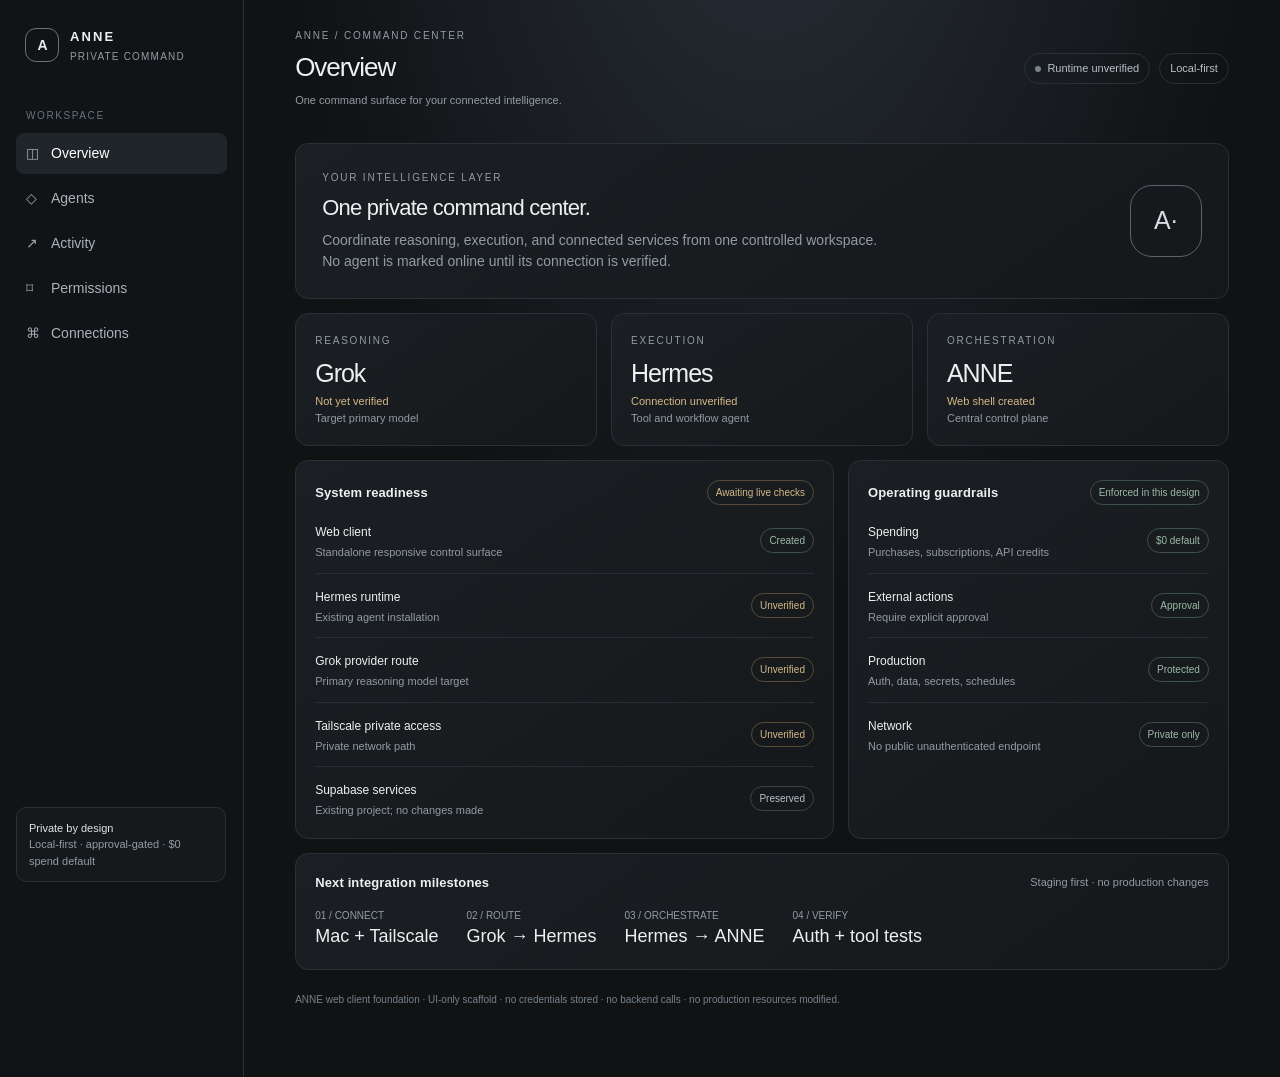
<file: anne-console/index.html>
<!doctype html>
<html lang="en">
<head>
<meta charset="utf-8">
<meta name="viewport" content="width=device-width,initial-scale=1">
<meta name="theme-color" content="#111315">
<title>ANNE — Command Center</title>
<style>
:root{color-scheme:dark;--bg:#101214;--panel:#171a1d;--panel2:#1d2125;--line:#2a3035;--text:#edf0f2;--muted:#929ba3;--silver:#c5cbd0;--accent:#aeb8c1;--good:#9bb9a6;--warn:#d5b987;--bad:#c58f8f}
*{box-sizing:border-box}body{margin:0;background:radial-gradient(ellipse at 60% -20%,#293039 0,transparent 45%),var(--bg);color:var(--text);font:14px/1.5 -apple-system,BlinkMacSystemFont,"Segoe UI",sans-serif;min-height:100vh}
button{font:inherit;color:inherit}.shell{display:grid;grid-template-columns:244px minmax(0,1fr);min-height:100vh}.side{border-right:1px solid var(--line);padding:26px 16px;background:#111416}.brand{display:flex;gap:11px;align-items:center;padding:0 9px 28px}.mark{width:34px;height:34px;border:1px solid #69737c;border-radius:11px;display:grid;place-items:center;color:#e6ebef;font-weight:600;letter-spacing:-1px}.brand strong{letter-spacing:.16em;font-size:13px}.brand small{display:block;color:var(--muted);font-size:10px;letter-spacing:.12em;margin-top:2px}.nav-label{font-size:10px;color:#68727b;letter-spacing:.16em;padding:16px 10px 8px}.nav button{width:100%;text-align:left;border:0;background:transparent;color:#aab2b9;padding:10px;border-radius:8px;cursor:pointer;margin:2px 0}.nav button.active,.nav button:hover{background:#20252a;color:white}.nav .ico{display:inline-block;width:25px;color:#9ca6ae}.side-foot{position:absolute;bottom:18px;width:210px;color:var(--muted);font-size:11px}.privacy{border:1px solid var(--line);border-radius:10px;padding:12px;background:#15191c}.privacy b{color:#dfe5e9;font-weight:500}.main{min-width:0;padding:28px clamp(18px,4vw,54px) 60px;max-width:1500px;width:100%;margin:auto}.top{display:flex;justify-content:space-between;align-items:center;gap:16px;margin-bottom:34px}.eyebrow{font-size:10px;letter-spacing:.18em;color:var(--muted);text-transform:uppercase}.top h1{font-size:26px;font-weight:500;letter-spacing:-.04em;margin:5px 0}.top-right{display:flex;gap:9px;align-items:center}.chip{border:1px solid var(--line);border-radius:99px;padding:6px 10px;color:#b9c1c7;font-size:11px}.dot{display:inline-block;width:6px;height:6px;border-radius:50%;background:#77828a;margin-right:6px}.grid{display:grid;grid-template-columns:repeat(12,minmax(0,1fr));gap:14px}.card{background:linear-gradient(145deg,#1b1f23,#15181b);border:1px solid var(--line);border-radius:13px;padding:19px;min-width:0}.span-12{grid-column:span 12}.span-8{grid-column:span 8}.span-7{grid-column:span 7}.span-6{grid-column:span 6}.span-5{grid-column:span 5}.span-4{grid-column:span 4}.card-head{display:flex;justify-content:space-between;align-items:center;gap:12px;margin-bottom:16px}.card h2{font-size:13px;font-weight:550;margin:0;letter-spacing:.01em}.sub{color:var(--muted);font-size:11px}.hero{padding:26px;display:flex;justify-content:space-between;gap:24px;align-items:center}.hero h2{font-size:22px;font-weight:450;letter-spacing:-.035em;margin:6px 0}.hero p{margin:0;color:var(--muted);max-width:570px}.hero-mark{width:72px;height:72px;border:1px solid #59636b;border-radius:22px;display:grid;place-items:center;font-size:25px;color:#d6dce1;flex:none}.stat{font-size:25px;letter-spacing:-.04em;margin:7px 0 1px}.status{font-size:11px;color:var(--warn)}.list{display:grid;gap:0}.item{display:flex;justify-content:space-between;align-items:center;gap:12px;padding:12px 0;border-top:1px solid #282e33}.item:first-child{border-top:0;padding-top:0}.item:last-child{padding-bottom:0}.item b{font-weight:500;font-size:12px}.item small{display:block;color:var(--muted);font-size:11px;margin-top:2px}.pill{font-size:10px;border:1px solid #394149;color:#b8c2ca;padding:4px 8px;border-radius:99px;white-space:nowrap}.pill.warn{color:var(--warn);border-color:#574a37}.pill.good{color:var(--good);border-color:#3d5147}.action{background:#d8dee3;color:#15191d;border:0;border-radius:8px;padding:9px 13px;font-weight:600;font-size:11px;cursor:pointer}.action.secondary{background:#252b30;color:#d6dde2;border:1px solid #3a4249}.action:disabled{opacity:.45;cursor:not-allowed}.notice{background:#211f1a;border:1px solid #4b4130;border-radius:9px;padding:12px;color:#cbbb9f;font-size:11px}.tabs{display:flex;gap:7px;flex-wrap:wrap;margin:0 0 18px}.tabs button{background:transparent;border:1px solid var(--line);border-radius:8px;padding:8px 12px;color:var(--muted);cursor:pointer;font-size:11px}.tabs button.active{background:#252b30;color:#edf0f2;border-color:#4a535b}.view{display:none}.view.active{display:block}.metric-row{display:flex;gap:28px;flex-wrap:wrap}.metric small{display:block;color:var(--muted);font-size:10px}.metric strong{font-size:18px;font-weight:500}.footnote{color:#77818a;font-size:10px;margin-top:22px}.empty{padding:24px 0;color:var(--muted);font-size:12px}
@media(max-width:850px){.shell{grid-template-columns:1fr}.side{position:sticky;top:0;z-index:3;border-right:0;border-bottom:1px solid var(--line);padding:10px 14px;display:flex;align-items:center;justify-content:space-between}.brand{padding:0}.nav{display:flex;gap:3px;overflow:auto}.nav-label,.side-foot{display:none}.nav button{white-space:nowrap;width:auto;padding:8px}.nav .ico{width:auto;margin-right:5px}.main{padding:22px 16px 45px}.span-8,.span-7,.span-6,.span-5,.span-4{grid-column:span 12}.hero{padding:20px}.hero-mark{width:55px;height:55px;border-radius:16px}}
@media(max-width:520px){.brand small{display:none}.brand strong{font-size:11px}.mark{width:29px;height:29px}.nav button{font-size:10px;padding:7px}.nav .ico{display:none}.top{align-items:flex-start}.top h1{font-size:23px}.top-right{flex-direction:column;align-items:flex-end}.hero-mark{display:none}.card{padding:16px}}
</style>
</head>
<body>
<div class="shell">
<aside class="side">
  <div class="brand"><div class="mark">A</div><div><strong>ANNE</strong><small>PRIVATE COMMAND</small></div></div>
  <nav class="nav" aria-label="Main navigation">
    <div class="nav-label">WORKSPACE</div>
    <button class="active" data-view="overview"><span class="ico">◫</span>Overview</button>
    <button data-view="agents"><span class="ico">◇</span>Agents</button>
    <button data-view="activity"><span class="ico">↗</span>Activity</button>
    <button data-view="permissions"><span class="ico">⌑</span>Permissions</button>
    <button data-view="connections"><span class="ico">⌘</span>Connections</button>
  </nav>
  <div class="side-foot"><div class="privacy"><b>Private by design</b><br>Local-first · approval-gated · $0 spend default</div></div>
</aside>
<main class="main">
<header class="top"><div><div class="eyebrow">ANNE / COMMAND CENTER</div><h1 id="page-title">Overview</h1><div class="sub">One command surface for your connected intelligence.</div></div><div class="top-right"><span class="chip"><i class="dot"></i>Runtime unverified</span><span class="chip">Local-first</span></div></header>
<section class="view active" id="overview">
  <div class="grid">
    <div class="card span-12 hero"><div><div class="eyebrow">YOUR INTELLIGENCE LAYER</div><h2>One private command center.</h2><p>Coordinate reasoning, execution, and connected services from one controlled workspace. No agent is marked online until its connection is verified.</p></div><div class="hero-mark">A·</div></div>
    <div class="card span-4"><div class="eyebrow">REASONING</div><div class="stat">Grok</div><div class="status">Not yet verified</div><div class="sub">Target primary model</div></div>
    <div class="card span-4"><div class="eyebrow">EXECUTION</div><div class="stat">Hermes</div><div class="status">Connection unverified</div><div class="sub">Tool and workflow agent</div></div>
    <div class="card span-4"><div class="eyebrow">ORCHESTRATION</div><div class="stat">ANNE</div><div class="status">Web shell created</div><div class="sub">Central control plane</div></div>
    <div class="card span-7"><div class="card-head"><h2>System readiness</h2><span class="pill warn">Awaiting live checks</span></div><div class="list">
      <div class="item"><div><b>Web client</b><small>Standalone responsive control surface</small></div><span class="pill good">Created</span></div>
      <div class="item"><div><b>Hermes runtime</b><small>Existing agent installation</small></div><span class="pill warn">Unverified</span></div>
      <div class="item"><div><b>Grok provider route</b><small>Primary reasoning model target</small></div><span class="pill warn">Unverified</span></div>
      <div class="item"><div><b>Tailscale private access</b><small>Private network path</small></div><span class="pill warn">Unverified</span></div>
      <div class="item"><div><b>Supabase services</b><small>Existing project; no changes made</small></div><span class="pill">Preserved</span></div>
    </div></div>
    <div class="card span-5"><div class="card-head"><h2>Operating guardrails</h2><span class="pill good">Enforced in this design</span></div><div class="list">
      <div class="item"><div><b>Spending</b><small>Purchases, subscriptions, API credits</small></div><span class="pill good">$0 default</span></div>
      <div class="item"><div><b>External actions</b><small>Require explicit approval</small></div><span class="pill good">Approval</span></div>
      <div class="item"><div><b>Production</b><small>Auth, data, secrets, schedules</small></div><span class="pill good">Protected</span></div>
      <div class="item"><div><b>Network</b><small>No public unauthenticated endpoint</small></div><span class="pill good">Private only</span></div>
    </div></div>
    <div class="card span-12"><div class="card-head"><h2>Next integration milestones</h2><span class="sub">Staging first · no production changes</span></div><div class="metric-row">
      <div class="metric"><small>01 / CONNECT</small><strong>Mac + Tailscale</strong></div><div class="metric"><small>02 / ROUTE</small><strong>Grok → Hermes</strong></div><div class="metric"><small>03 / ORCHESTRATE</small><strong>Hermes → ANNE</strong></div><div class="metric"><small>04 / VERIFY</small><strong>Auth + tool tests</strong></div>
    </div></div>
  </div>
</section>
<section class="view" id="agents"><div class="grid">
  <div class="card span-12"><div class="card-head"><h2>Agent registry</h2><span class="pill warn">No live heartbeat received</span></div><div class="list">
    <div class="item"><div><b>ANNE · Orchestrator</b><small>Policy, memory, routing, task coordination</small></div><span class="pill">Control plane</span></div>
    <div class="item"><div><b>Grok · Reasoning</b><small>Analysis, planning, coding, synthesis</small></div><span class="pill warn">Target / unverified</span></div>
    <div class="item"><div><b>Hermes · Executor</b><small>Tools, local workflows, scheduled jobs</small></div><span class="pill warn">Target / unverified</span></div>
    <div class="item"><div><b>Qwen · Local fallback</b><small>Local inference where supported</small></div><span class="pill">Optional</span></div>
  </div></div><div class="card span-12 notice">Agent start/stop, model routing, and tool invocation are intentionally inactive until an authenticated backend is connected. This page does not simulate successful execution.</div>
</div></section>
<section class="view" id="activity"><div class="grid"><div class="card span-12"><div class="card-head"><h2>Execution ledger</h2><span class="pill">Live events not connected</span></div><div class="empty">No runtime events received. When connected, this area should record task, agent, timestamp, tool, outcome, and approval reference.</div></div><div class="card span-12"><h2>Audit requirements</h2><p class="sub">Every state-changing action should carry an actor, scope, timestamp, before/after state, approval record, and result. Secrets and credential values must never be written to the UI ledger.</p></div></div></section>
<section class="view" id="permissions"><div class="grid"><div class="card span-12"><div class="card-head"><h2>Permission policy</h2><span class="pill good">Safe defaults</span></div><div class="list">
  <div class="item"><div><b>Read-only inspection</b><small>Status, logs, metadata, health checks</small></div><span class="pill good">Allowed</span></div>
  <div class="item"><div><b>Local drafts and simulations</b><small>Non-destructive planning and test-mode work</small></div><span class="pill good">Allowed</span></div>
  <div class="item"><div><b>File edits and deployments</b><small>Isolated branch/staging only; review before merge</small></div><span class="pill warn">Approval gate</span></div>
  <div class="item"><div><b>Purchases, transfers, live trading</b><small>Any real-money movement or commitment</small></div><span class="pill warn">Explicit approval</span></div>
  <div class="item"><div><b>Production auth, data, secrets</b><small>Credentials, RLS, scheduled jobs, live services</small></div><span class="pill warn">Explicit approval</span></div>
</div></div></div></section>
<section class="view" id="connections"><div class="grid"><div class="card span-12"><div class="card-head"><h2>Connection inventory</h2><span class="pill warn">No live probes performed by this page</span></div><div class="list">
  <div class="item"><div><b>Mac / Desktop Commander</b><small>Remote execution bridge</small></div><span class="pill warn">Offline reported previously</span></div>
  <div class="item"><div><b>Tailscale</b><small>Private network access</small></div><span class="pill warn">Unverified</span></div>
  <div class="item"><div><b>Grok CLI</b><small>Model provider and authentication</small></div><span class="pill warn">User-reported setup; unverified</span></div>
  <div class="item"><div><b>Hermes WebUI</b><small>Existing browser interface / agent backend</small></div><span class="pill">Repository located</span></div>
  <div class="item"><div><b>Supabase</b><small>Existing project and functions</small></div><span class="pill">Preserve</span></div>
</div></div><div class="card span-12 notice">Do not paste API keys, access tokens, passwords, or private URLs into this page. Connection setup belongs in the local authenticated backend and OS credential store.</div></div></section>
<p class="footnote">ANNE web client foundation · UI-only scaffold · no credentials stored · no backend calls · no production resources modified.</p>
</main>
</div>
<script>
const buttons=[...document.querySelectorAll('[data-view]')];
const views=[...document.querySelectorAll('.view')];
const titles={overview:'Overview',agents:'Agents',activity:'Activity',permissions:'Permissions',connections:'Connections'};
buttons.forEach(b=>b.addEventListener('click',()=>{buttons.forEach(x=>x.classList.toggle('active',x===b));views.forEach(v=>v.classList.toggle('active',v.id===b.dataset.view));document.getElementById('page-title').textContent=titles[b.dataset.view];}));
</script>
</body>
</html>
</file>
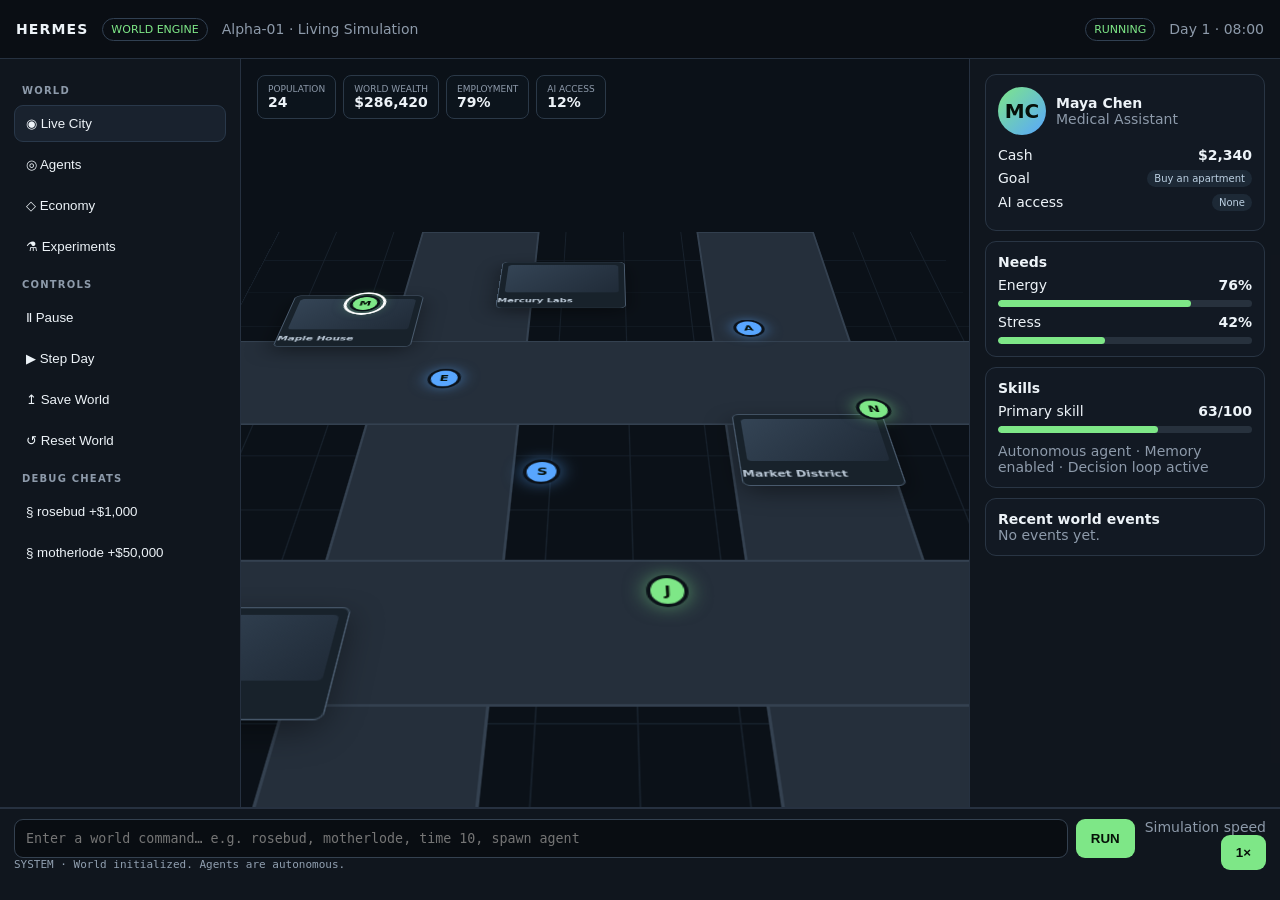
<file: static/world-engine.html>
<!doctype html>
<html lang="en">
<head>
<meta charset="utf-8">
<meta name="viewport" content="width=device-width,initial-scale=1,viewport-fit=cover">
<meta name="theme-color" content="#0a0d12">
<title>Hermes World Engine</title>
<style>
:root{--bg:#080b10;--panel:#10151d;--panel2:#151c26;--line:#263140;--text:#edf3f8;--muted:#8d9aaa;--accent:#7ee787;--cyan:#58a6ff;--warn:#f2cc60;--danger:#ff7b72}
*{box-sizing:border-box}body{margin:0;background:radial-gradient(circle at 50% -10%,#162334 0,#080b10 48%);color:var(--text);font:14px system-ui,-apple-system,BlinkMacSystemFont,"Segoe UI",sans-serif;height:100vh;overflow:hidden}
.app{height:100%;display:grid;grid-template-columns:240px 1fr 310px;grid-template-rows:58px 1fr 92px;gap:1px;background:var(--line)}
header{grid-column:1/4;background:rgba(10,13,18,.96);display:flex;align-items:center;padding:0 16px;gap:14px}
.logo{font-weight:800;letter-spacing:.08em}.badge{font-size:11px;border:1px solid #314052;border-radius:999px;padding:4px 8px;color:var(--accent)}
.spacer{flex:1}.worldclock{color:var(--muted);font-variant-numeric:tabular-nums}
aside,.inspector,footer{background:rgba(16,21,29,.97)}aside{padding:14px;overflow:auto}.nav h4{color:var(--muted);text-transform:uppercase;font-size:10px;letter-spacing:.12em;margin:12px 8px 7px}.nav button,.quick button{width:100%;background:transparent;color:var(--text);border:1px solid transparent;text-align:left;border-radius:9px;padding:10px 11px;margin:2px 0;cursor:pointer}.nav button:hover,.nav button.active{background:#19222e;border-color:#29384a}
main{position:relative;overflow:hidden;background:#0b1118}.city{position:absolute;inset:0;background-image:linear-gradient(#17212c 1px,transparent 1px),linear-gradient(90deg,#17212c 1px,transparent 1px);background-size:64px 64px;transform:perspective(900px) rotateX(44deg) scale(1.35);transform-origin:center 65%}
.road{position:absolute;background:#252f3b;box-shadow:inset 0 0 0 2px #344150}.r1{width:18%;height:100%;left:22%;top:0}.r2{width:18%;height:100%;right:18%;top:0}.r3{width:100%;height:17%;top:29%;left:0}.r4{width:100%;height:17%;top:67%;left:0}
.lot{position:absolute;width:130px;height:92px;border:1px solid #4a5b6e;background:#18222b;border-radius:6px;box-shadow:0 8px 25px #0006}.lot b{font-size:10px;color:#b9c7d5}.lot .roof{height:55px;background:linear-gradient(135deg,#344455,#202b38);margin:6px;border-radius:4px}
.agent{position:absolute;width:30px;height:30px;border-radius:50%;border:3px solid #0b1118;background:var(--accent);box-shadow:0 0 16px #7ee78788;cursor:pointer;display:grid;place-items:center;font-size:12px;color:#061008;font-weight:800;z-index:4}.agent.ai{background:var(--cyan);box-shadow:0 0 16px #58a6ff88}.agent.selected{outline:3px solid white;outline-offset:3px}
.overlay{position:absolute;left:16px;top:16px;right:16px;display:flex;justify-content:space-between;pointer-events:none}.statbar{display:flex;gap:7px;flex-wrap:wrap}.chip{background:#0e151eeb;border:1px solid #2b3948;border-radius:8px;padding:8px 10px;backdrop-filter:blur(8px)}.chip small{color:var(--muted);display:block;font-size:9px;text-transform:uppercase}.chip strong{font-size:14px}
.inspector{padding:15px;overflow:auto}.card{background:#121923;border:1px solid #293544;border-radius:11px;padding:12px;margin-bottom:10px}.profile{display:flex;gap:10px;align-items:center}.avatar{width:48px;height:48px;border-radius:50%;background:linear-gradient(135deg,#7ee787,#58a6ff);display:grid;place-items:center;color:#07100a;font-weight:900;font-size:20px}.muted{color:var(--muted)}.meter{height:7px;background:#27313d;border-radius:9px;overflow:hidden;margin-top:5px}.meter i{display:block;height:100%;background:var(--accent);border-radius:9px}.row{display:flex;justify-content:space-between;margin:7px 0}.pill{font-size:10px;border-radius:999px;padding:3px 7px;background:#1d2936;color:#bcd0e2}
footer{grid-column:1/4;border-top:1px solid #273140;padding:10px 14px;display:grid;grid-template-columns:1fr auto;gap:10px}.console{display:flex;gap:8px}.console input{flex:1;min-width:0;background:#090d12;border:1px solid #344150;color:white;border-radius:9px;padding:11px;font-family:ui-monospace,SFMono-Regular,monospace}.console button,.primary{background:var(--accent);color:#061008;border:0;border-radius:9px;padding:10px 15px;font-weight:800;cursor:pointer}.log{font:11px ui-monospace,monospace;color:#91a0b1;white-space:nowrap;overflow:hidden;text-overflow:ellipsis}
.toast{position:fixed;right:18px;bottom:110px;background:#151d27;border:1px solid #3b4a5d;border-radius:10px;padding:12px 14px;box-shadow:0 12px 40px #0008;display:none;z-index:20}.toast.show{display:block}
@media(max-width:950px){.app{grid-template-columns:1fr;grid-template-rows:58px 1fr auto 92px}.app aside{display:none}.inspector{max-height:260px;grid-row:3}.app footer{grid-row:4}.overlay{top:8px}.city{transform:perspective(700px) rotateX(35deg) scale(1.25)}}
</style>
</head>
<body>
<div class="app">
<header><div class="logo">HERMES</div><span class="badge">WORLD ENGINE</span><span class="muted">Alpha-01 · Living Simulation</span><div class="spacer"></div><span id="status" class="badge">RUNNING</span><span class="worldclock" id="clock">Day 1 · 08:00</span></header>
<aside><div class="nav"><h4>World</h4><button class="active" data-view="live">◉ Live City</button><button data-view="agents">◎ Agents</button><button data-view="economy">◇ Economy</button><button data-view="experiments">⚗ Experiments</button><h4>Controls</h4><button id="pauseBtn">Ⅱ Pause</button><button id="stepBtn">▶ Step Day</button><button id="saveBtn">↥ Save World</button><button id="resetBtn">↺ Reset World</button><h4>Debug cheats</h4><div class="quick"><button data-cheat="rosebud">§ rosebud +$1,000</button><button data-cheat="motherlode">§ motherlode +$50,000</button></div></div></aside>
<main><div class="city" id="city">
<div class="road r1"></div><div class="road r2"></div><div class="road r3"></div><div class="road r4"></div>
<div class="lot" style="left:7%;top:18%"><div class="roof"></div><b>Maple House</b></div><div class="lot" style="left:35%;top:9%"><div class="roof"></div><b>Mercury Labs</b></div><div class="lot" style="left:65%;top:44%"><div class="roof"></div><b>Market District</b></div><div class="lot" style="left:8%;top:73%"><div class="roof"></div><b>Sunset Clinic</b></div>
</div><div class="overlay"><div class="statbar"><div class="chip"><small>Population</small><strong id="pop">24</strong></div><div class="chip"><small>World Wealth</small><strong id="wealth">$286,420</strong></div><div class="chip"><small>Employment</small><strong id="employment">79%</strong></div><div class="chip"><small>AI Access</small><strong id="ai">12%</strong></div></div></div></main>
<section class="inspector" id="inspector"></section>
<footer><div><div class="console"><input id="command" autocomplete="off" placeholder="Enter a world command… e.g. rosebud, motherlode, time 10, spawn agent"><button id="run">RUN</button></div><div class="log" id="log">SYSTEM · World initialized. Agents are autonomous.</div></div><div style="text-align:right"><div class="muted">Simulation speed</div><button class="primary" id="speed">1×</button></div></footer>
</div><div class="toast" id="toast"></div>
<script>
const KEY="hermes-world-alpha-01";
const defaults={day:1,hour:8,paused:false,wealth:286420,pop:24,ai:12,selected:0,events:[]};
let state=JSON.parse(localStorage.getItem(KEY)||"null")||defaults;
const agents=[
{name:"Maya Chen",job:"Medical Assistant",cash:2340,stress:42,energy:76,skill:63,goal:"Buy an apartment",ai:false},
{name:"Eli Brooks",job:"Founder",cash:8120,stress:61,energy:54,skill:81,goal:"Launch a company",ai:true},
{name:"Sam Rivera",job:"Data Analyst",cash:4670,stress:28,energy:88,skill:72,goal:"Learn quantum computing",ai:true},
{name:"Jordan Lee",job:"Barista",cash:910,stress:55,energy:63,skill:41,goal:"Find a better job",ai:false},
{name:"Avery Kim",job:"Engineer",cash:12800,stress:36,energy:81,skill:91,goal:"Build a new device",ai:true},
{name:"Noah Patel",job:"Teacher",cash:3100,stress:33,energy:70,skill:68,goal:"Start a side business",ai:false}
];
function money(n){return "$"+Math.round(n).toLocaleString()}
function save(){localStorage.setItem(KEY,JSON.stringify(state))}
function toast(x){const t=document.getElementById("toast");t.textContent=x;t.classList.add("show");setTimeout(()=>t.classList.remove("show"),1800)}
function log(x){document.getElementById("log").textContent="EVENT · "+x;state.events.push({day:state.day,text:x});state.events=state.events.slice(-50);save()}
function render(){
 document.getElementById("clock").textContent=`Day ${state.day} · ${String(state.hour).padStart(2,"0")}:00`;
 document.getElementById("status").textContent=state.paused?"PAUSED":"RUNNING";
 document.getElementById("pop").textContent=state.pop;document.getElementById("wealth").textContent=money(state.wealth);document.getElementById("ai").textContent=state.ai+"%";
 const ins=document.getElementById("inspector"), a=agents[state.selected%agents.length];
 ins.innerHTML=`<div class="card"><div class="profile"><div class="avatar">${a.name.split(" ").map(x=>x[0]).join("")}</div><div><b>${a.name}</b><div class="muted">${a.job}</div></div></div><div style="margin-top:12px" class="row"><span>Cash</span><b>${money(a.cash)}</b></div><div class="row"><span>Goal</span><span class="pill">${a.goal}</span></div><div class="row"><span>AI access</span><span class="pill">${a.ai?"Enabled":"None"}</span></div></div>
 <div class="card"><b>Needs</b><div class="row"><span>Energy</span><b>${a.energy}%</b></div><div class="meter"><i style="width:${a.energy}%"></i></div><div class="row"><span>Stress</span><b>${a.stress}%</b></div><div class="meter"><i style="width:${a.stress}%"></i></div></div>
 <div class="card"><b>Skills</b><div class="row"><span>Primary skill</span><b>${a.skill}/100</b></div><div class="meter"><i style="width:${a.skill}%"></i></div><div class="muted" style="margin-top:10px">Autonomous agent · Memory enabled · Decision loop active</div></div>
 <div class="card"><b>Recent world events</b>${state.events.slice(-5).reverse().map(e=>`<div class="row"><span class="muted">D${e.day}</span><span>${e.text}</span></div>`).join("")||'<div class="muted">No events yet.</div>'}</div>`;
 renderAgents();
}
function renderAgents(){
 const city=document.getElementById("city");city.querySelectorAll(".agent").forEach(x=>x.remove());
 agents.forEach((a,i)=>{const d=document.createElement("div");d.className="agent "+(a.ai?"ai ":"")+(i===state.selected?"selected":"");d.textContent=a.name[0];d.style.left=(15+(i*13)%70)+"%";d.style.top=(18+(i*17)%62)+"%";d.title=a.name;d.onclick=()=>{state.selected=i;render()};city.appendChild(d)})
}
function cheat(cmd){
 const amount=cmd==="motherlode"?50000:1000;state.wealth+=amount;agents[state.selected].cash+=amount;log(`${cmd} applied to ${agents[state.selected].name}: +${money(amount)}`);toast(`${cmd}: +${money(amount)}`);render()
}
function command(raw){
 const c=raw.trim().toLowerCase();if(!c)return;
 if(c==="rosebud"||c==="motherlode"){cheat(c);return}
 if(c==="pause"){state.paused=true}
 else if(c==="resume"){state.paused=false}
 else if(c.startsWith("time ")){const n=Math.max(1,parseInt(c.split(" ")[1])||1);state.day+=Math.floor(n/24);state.hour=(state.hour+n)%24;log("Advanced "+n+" hours");}
 else if(c==="spawn agent"){state.pop++;log("Spawned autonomous agent #"+state.pop)}
 else if(c==="reset world"){state={...defaults,events:[]};log("World reset to baseline")}
 else {log("Unknown command: "+c);toast("Unknown command")}
 render();save()
}
document.getElementById("run").onclick=()=>{const x=document.getElementById("command");command(x.value);x.value=""};
document.getElementById("command").addEventListener("keydown",e=>{if(e.key==="Enter")document.getElementById("run").click()});
document.getElementById("pauseBtn").onclick=()=>command(state.paused?"resume":"pause");
document.getElementById("stepBtn").onclick=()=>command("time 24");
document.getElementById("saveBtn").onclick=()=>{save();toast("World saved locally");log("World state saved")};
document.getElementById("resetBtn").onclick=()=>command("reset world");
document.querySelectorAll("[data-cheat]").forEach(b=>b.onclick=()=>cheat(b.dataset.cheat));
document.querySelectorAll("[data-view]").forEach(b=>b.onclick=()=>{document.querySelectorAll("[data-view]").forEach(x=>x.classList.remove("active"));b.classList.add("active");toast(b.textContent.trim()+" view")});
setInterval(()=>{if(!state.paused){state.hour=(state.hour+1)%24;if(state.hour===0)state.day++;agents.forEach(a=>{a.energy=Math.max(10,Math.min(100,a.energy+(a.energy<40?8:-2)));a.stress=Math.max(5,Math.min(95,a.stress+(Math.random()-.52)*4));});render();save()}},4000);
render();
</script>
</body></html>
</file>
